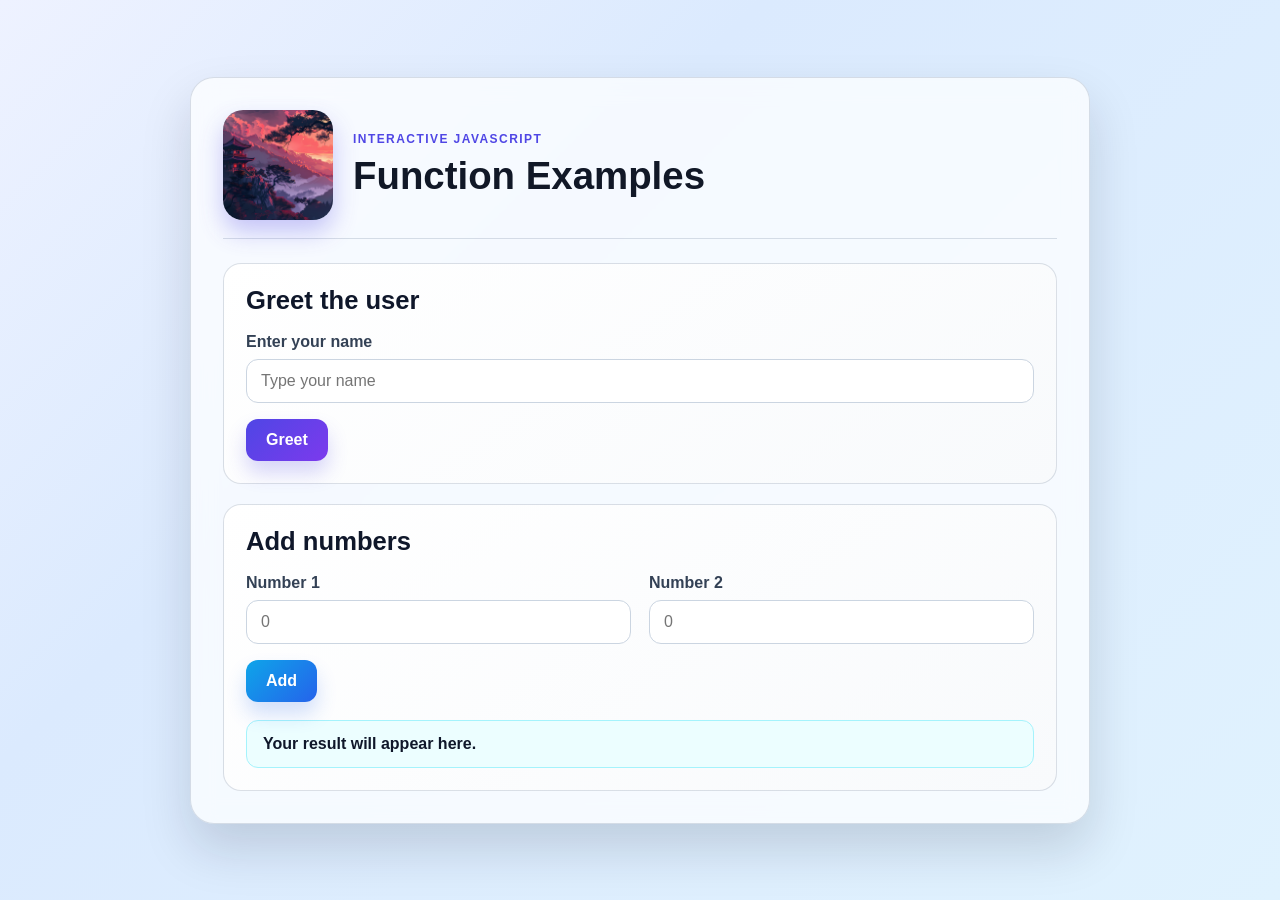
<file: index.html>
<!DOCTYPE html>
<html lang="en">
    <head>
        <meta charset="UTF-8" />
        <meta name="viewport" content="width=device-width, initial-scale=1.0" />
        <title>JavaScript Function Example</title>
        <link rel="stylesheet" href="app.css" />
        <script src="script.js" defer></script>
    </head>

    <body>
        <main class="srikanth">
            <div class="hero">
                <img src="image.jpg" alt="Decorative illustration" />
                <div class="title-wrap">
                    <p class="eyebrow">Interactive JavaScript</p>
                    <h1>Function Examples</h1>
                </div>
            </div>

            <section class="panel">
                <h2>Greet the user</h2>
                <div class="field-group">
                    <label for="name">Enter your name</label>
                    <input type="text" id="name" placeholder="Type your name" />
                </div>
                <button type="button" onclick="greetuser()">Greet</button>
            </section>

            <section class="panel">
                <h2>Add numbers</h2>
                <div class="calculator-row">
                    <div class="field-group">
                        <label for="num1">Number 1</label>
                        <input type="number" id="num1" placeholder="0" />
                    </div>

                    <div class="field-group">
                        <label for="num2">Number 2</label>
                        <input type="number" id="num2" placeholder="0" />
                    </div>
                </div>
                <button type="button" class="accent" onclick="addNumbers()">Add</button>
                <p id="result" aria-live="polite">Your result will appear here.</p>
            </section>
        </main>
    </body>
</html>
</file>
<file: app.css>
* {
    box-sizing: border-box;
}

body {
    margin: 0;
    min-height: 100vh;
    display: flex;
    align-items: center;
    justify-content: center;
    font-family: Arial, Helvetica, sans-serif;
    background: linear-gradient(135deg, #eef2ff 0%, #dbeafe 35%, #e0f2fe 100%);
    color: #1f2937;
}

.srikanth {
    width: min(900px, 92vw);
    background: rgba(255, 255, 255, 0.72);
    backdrop-filter: blur(12px);
    border: 1px solid rgba(148, 163, 184, 0.35);
    border-radius: 24px;
    box-shadow: 0 25px 50px rgba(15, 23, 42, 0.15);
    padding: 32px;
}

.hero {
    display: flex;
    align-items: center;
    gap: 20px;
    margin-bottom: 24px;
    padding-bottom: 18px;
    border-bottom: 1px solid rgba(148, 163, 184, 0.35);
}

.hero img {
    width: 110px;
    height: 110px;
    object-fit: cover;
    border-radius: 20px;
    box-shadow: 0 12px 24px rgba(79, 70, 229, 0.3);
}

.title-wrap {
    flex: 1;
}

.eyebrow {
    margin: 0 0 8px;
    text-transform: uppercase;
    letter-spacing: 0.12em;
    font-size: 0.75rem;
    font-weight: 700;
    color: #4f46e5;
}

h1 {
    margin: 0;
    font-size: clamp(2rem, 3vw, 3rem);
    color: #111827;
}

.panel {
    background: linear-gradient(145deg, #ffffff, #f8fafc);
    border: 1px solid rgba(148, 163, 184, 0.35);
    border-radius: 18px;
    padding: 22px;
    margin-top: 20px;
}

h2 {
    margin: 0 0 18px;
    font-size: clamp(1.4rem, 2vw, 2rem);
    color: #0f172a;
}

.field-group {
    display: flex;
    flex-direction: column;
    gap: 8px;
    margin-bottom: 16px;
}

label {
    font-weight: 600;
    color: #334155;
}

input {
    width: 100%;
    padding: 12px 14px;
    border: 1px solid #cbd5e1;
    border-radius: 12px;
    font-size: 1rem;
    background: #fff;
    transition: border-color 0.2s ease, box-shadow 0.2s ease;
}

input:focus {
    outline: none;
    border-color: #6366f1;
    box-shadow: 0 0 0 4px rgba(99, 102, 241, 0.12);
}

button {
    border: none;
    background: linear-gradient(135deg, #4f46e5, #7c3aed);
    color: #fff;
    padding: 12px 20px;
    border-radius: 12px;
    font-size: 1rem;
    font-weight: 700;
    cursor: pointer;
    transition: transform 0.2s ease, box-shadow 0.2s ease;
    box-shadow: 0 12px 20px rgba(79, 70, 229, 0.22);
}

button:hover {
    transform: translateY(-1px);
}

button.accent {
    background: linear-gradient(135deg, #0ea5e9, #2563eb);
    box-shadow: 0 12px 20px rgba(37, 99, 235, 0.2);
}

.calculator-row {
    display: grid;
    grid-template-columns: repeat(2, minmax(0, 1fr));
    gap: 18px;
}

#result {
    margin: 18px 0 0;
    padding: 14px 16px;
    background: #ecfeff;
    color: #0f172a;
    border: 1px solid #a5f3fc;
    border-radius: 12px;
    font-weight: 600;
}

@media (max-width: 640px) {
    .srikanth {
        padding: 20px;
    }

    .hero {
        flex-direction: column;
        text-align: center;
    }

    .calculator-row {
        grid-template-columns: 1fr;
    }
}
</file>
